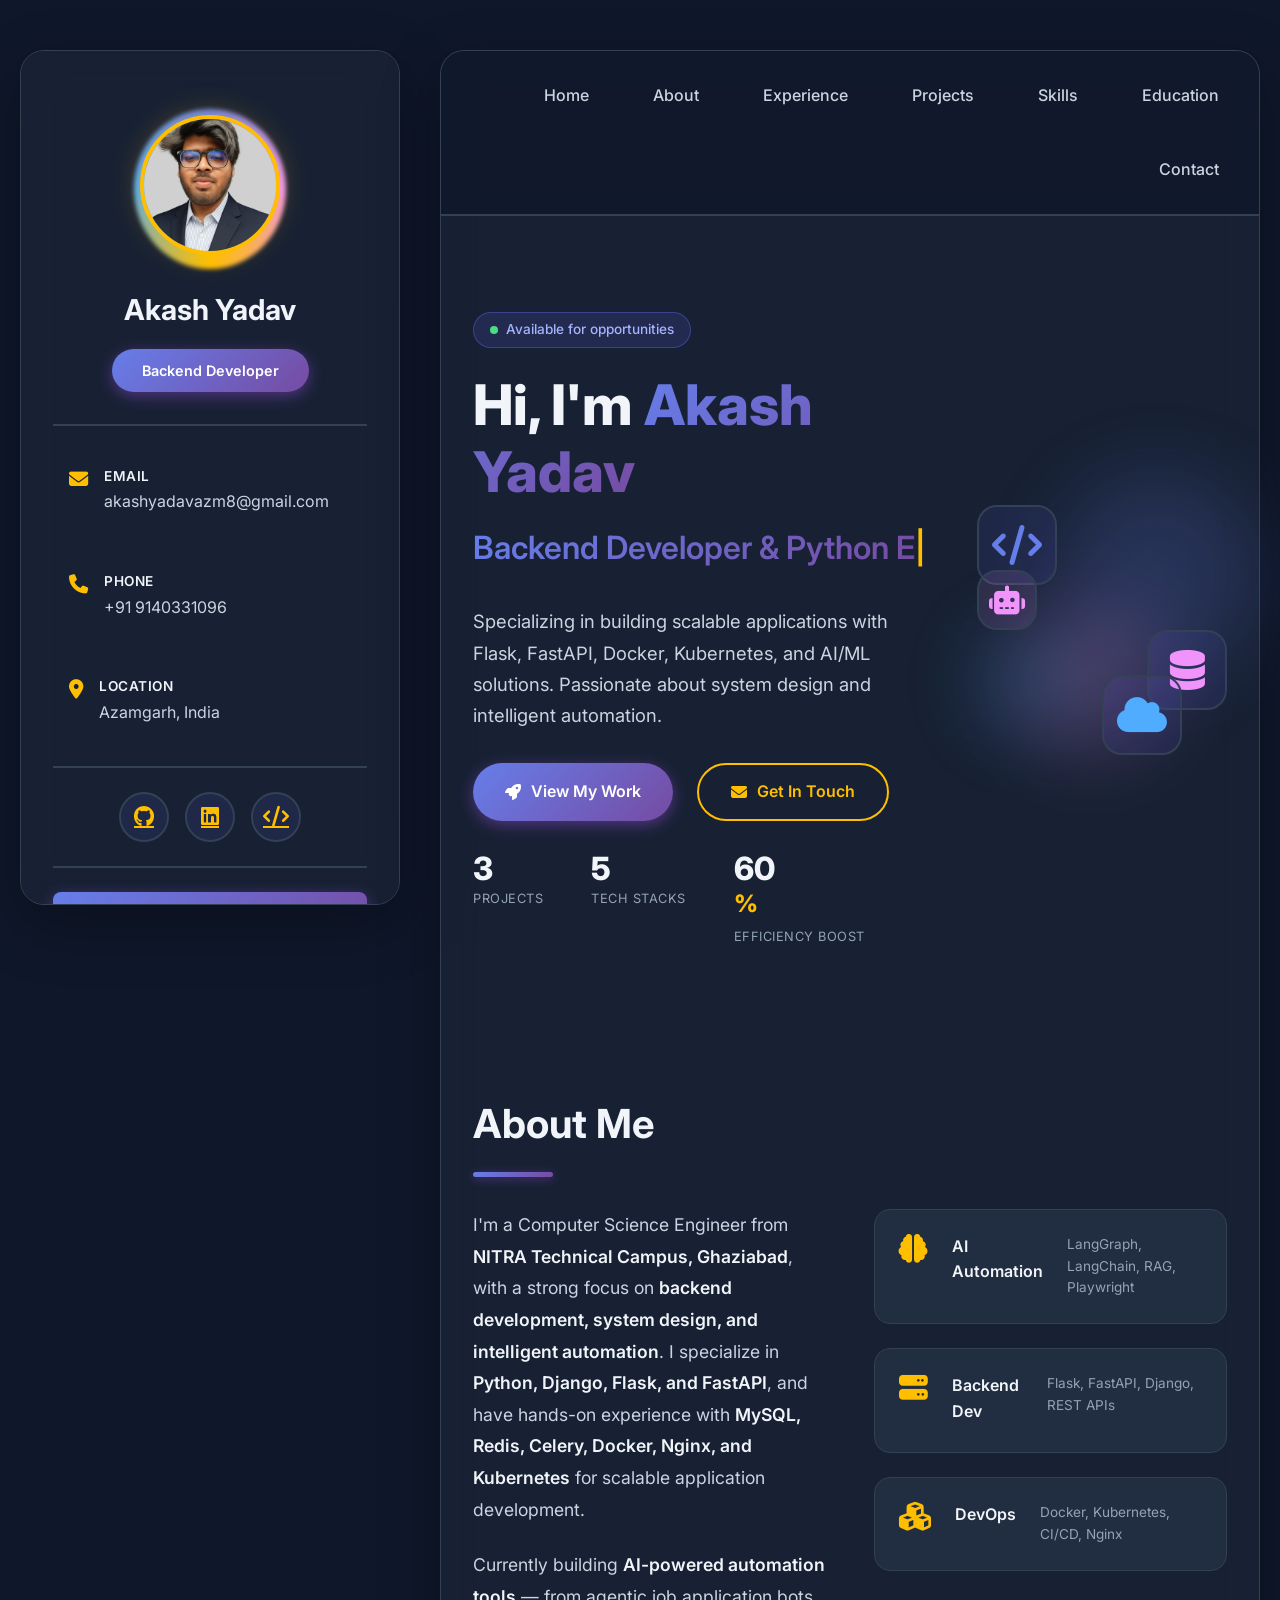
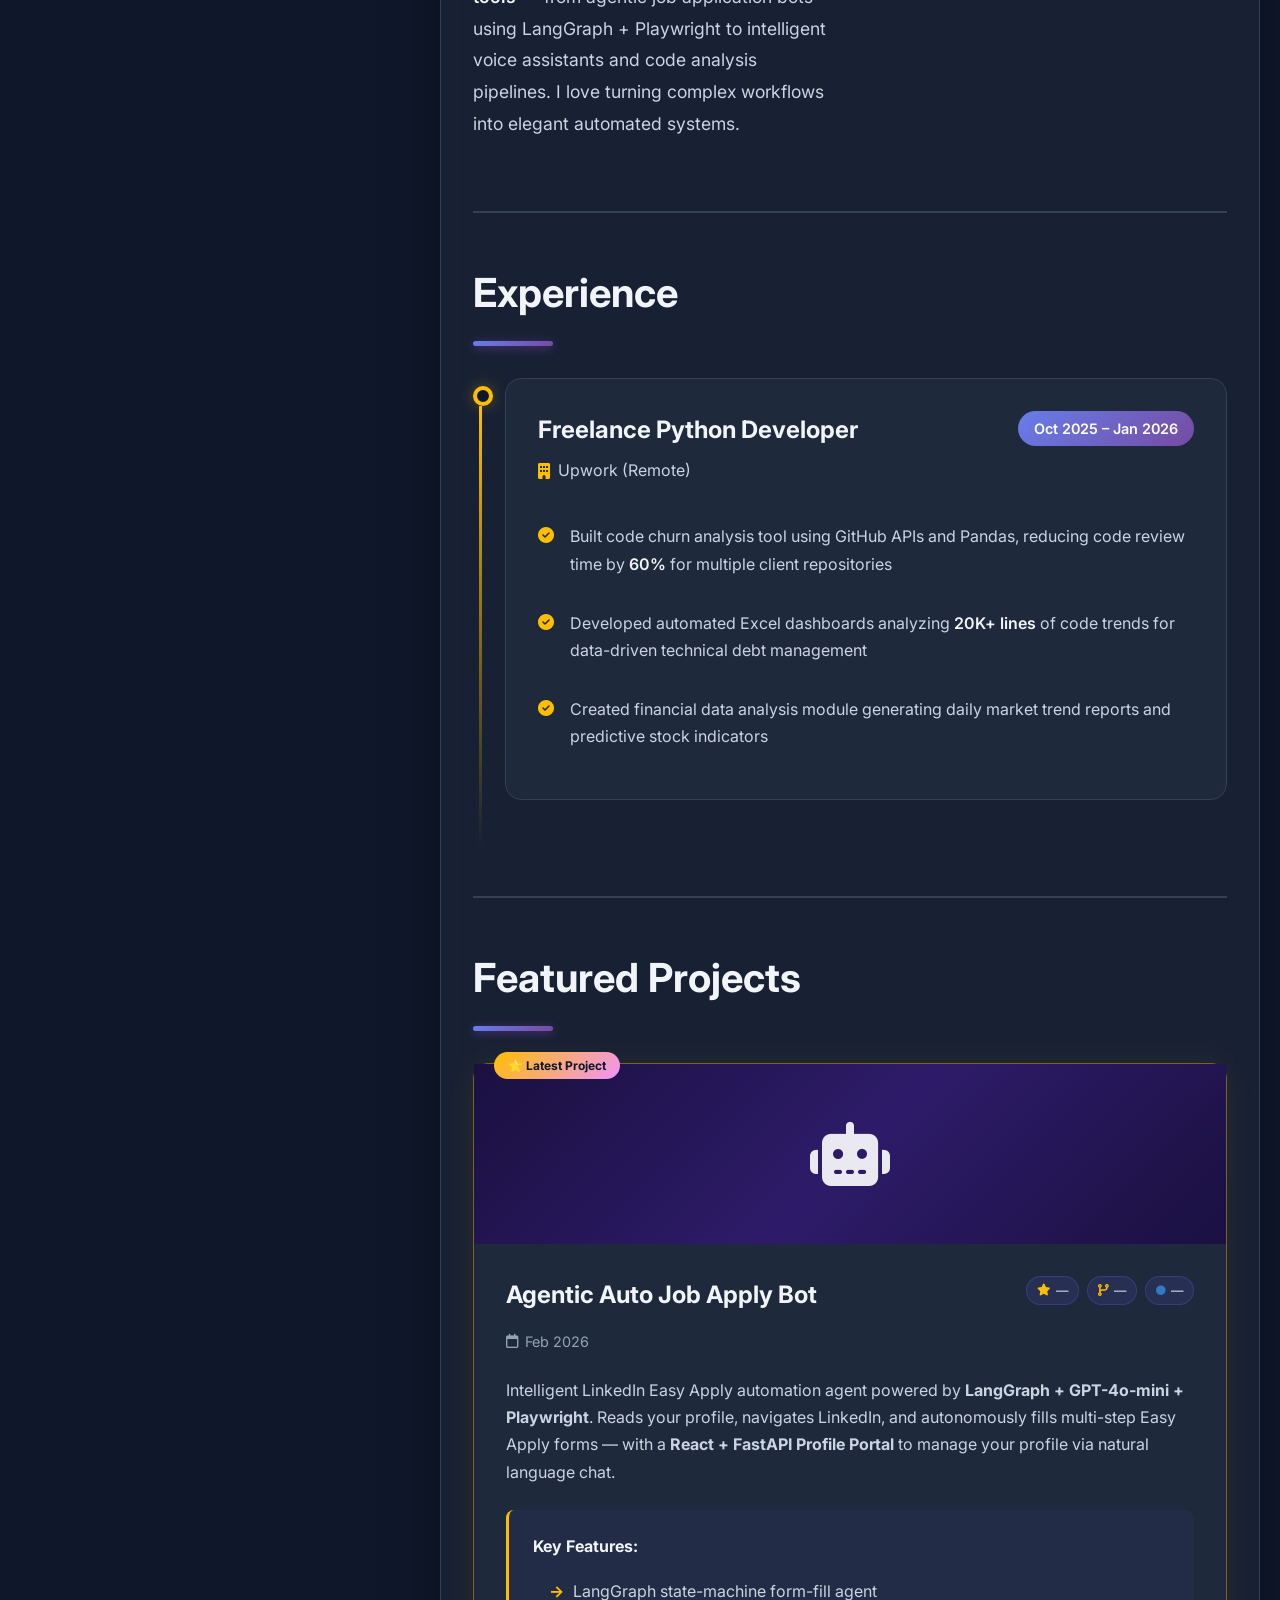
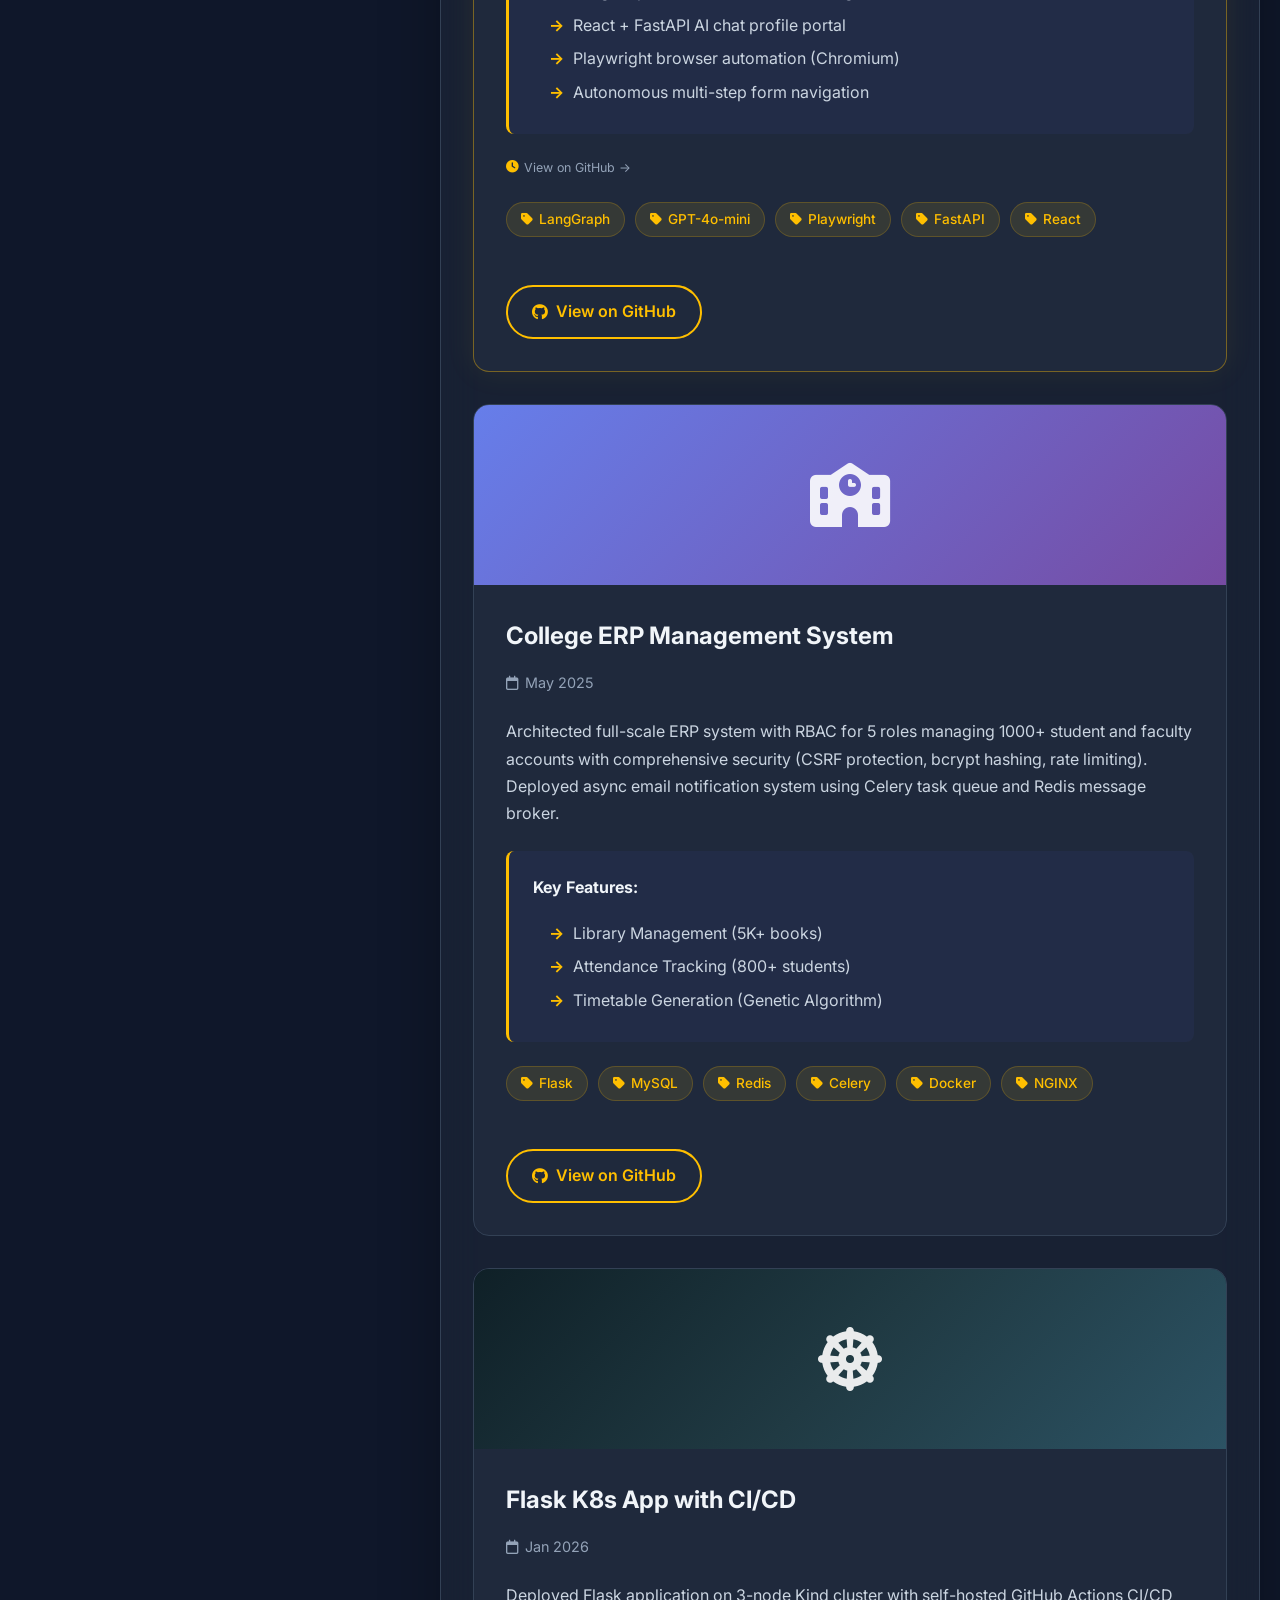
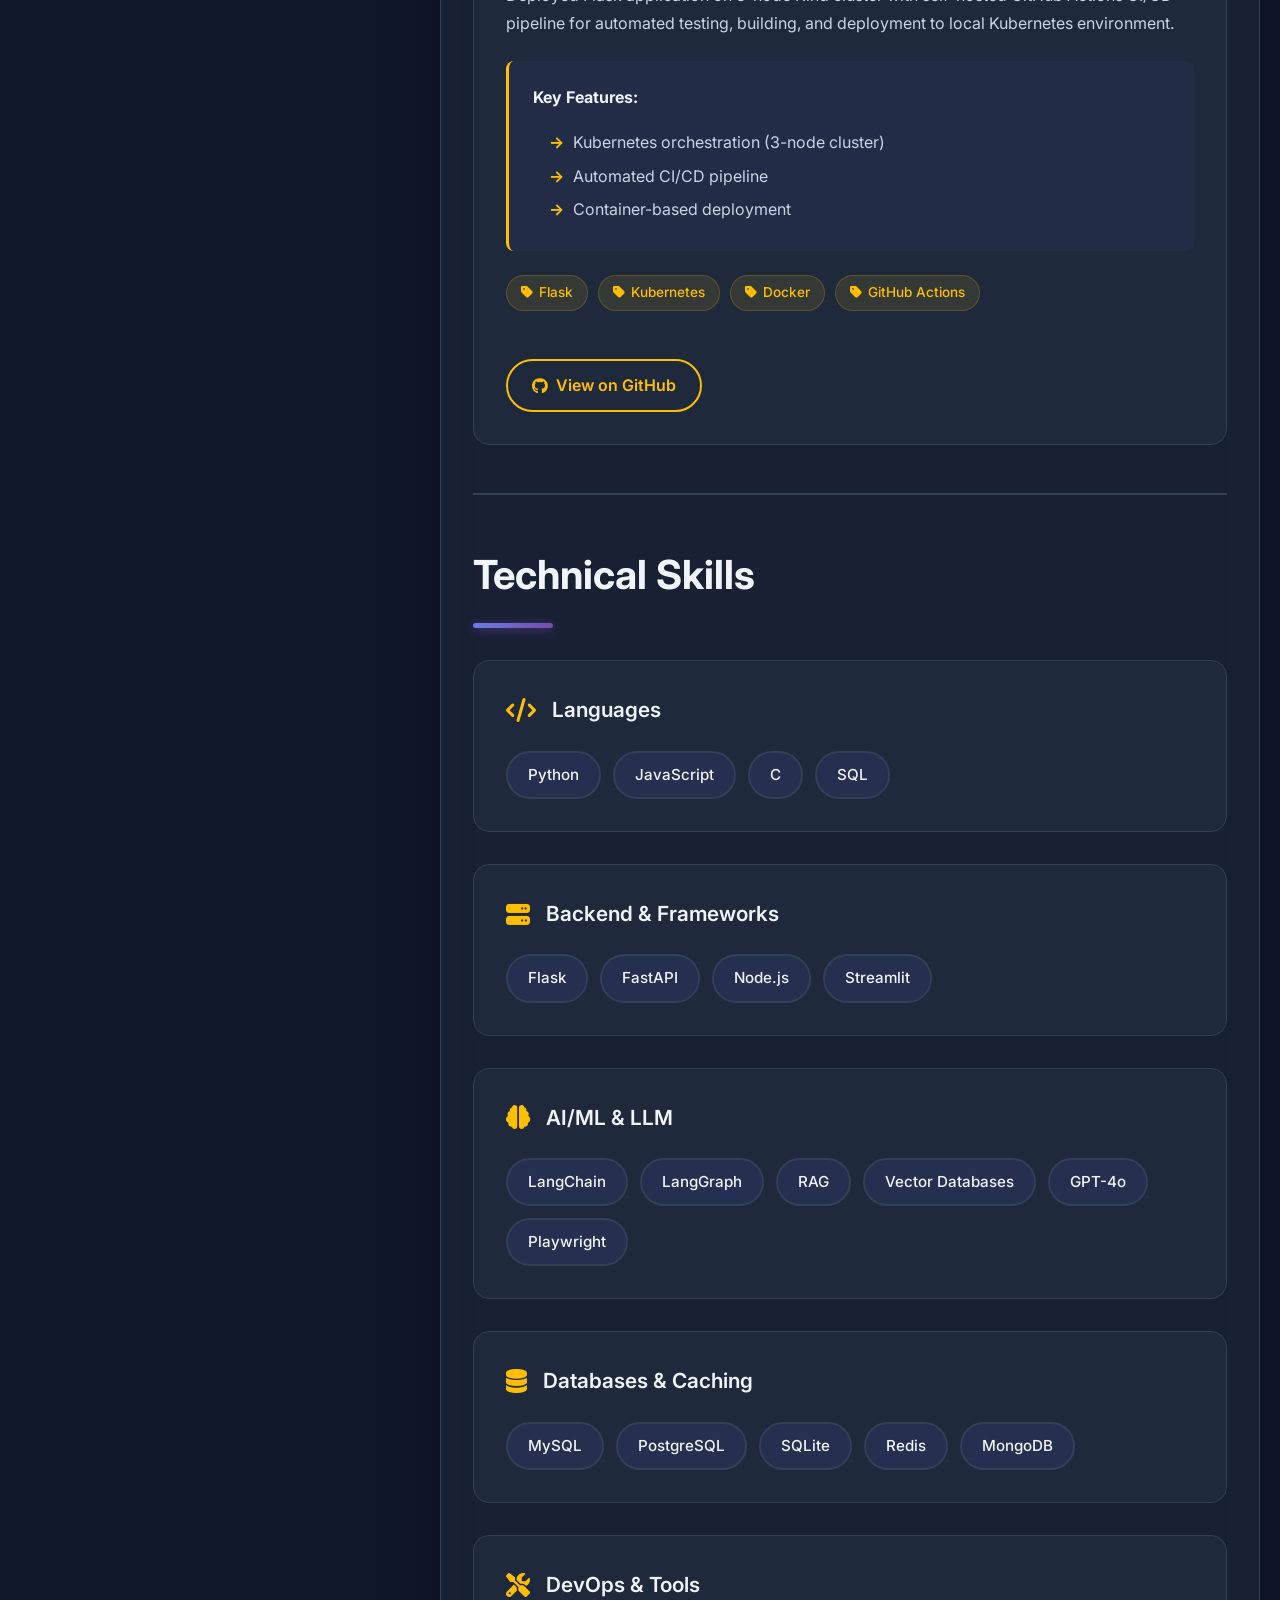
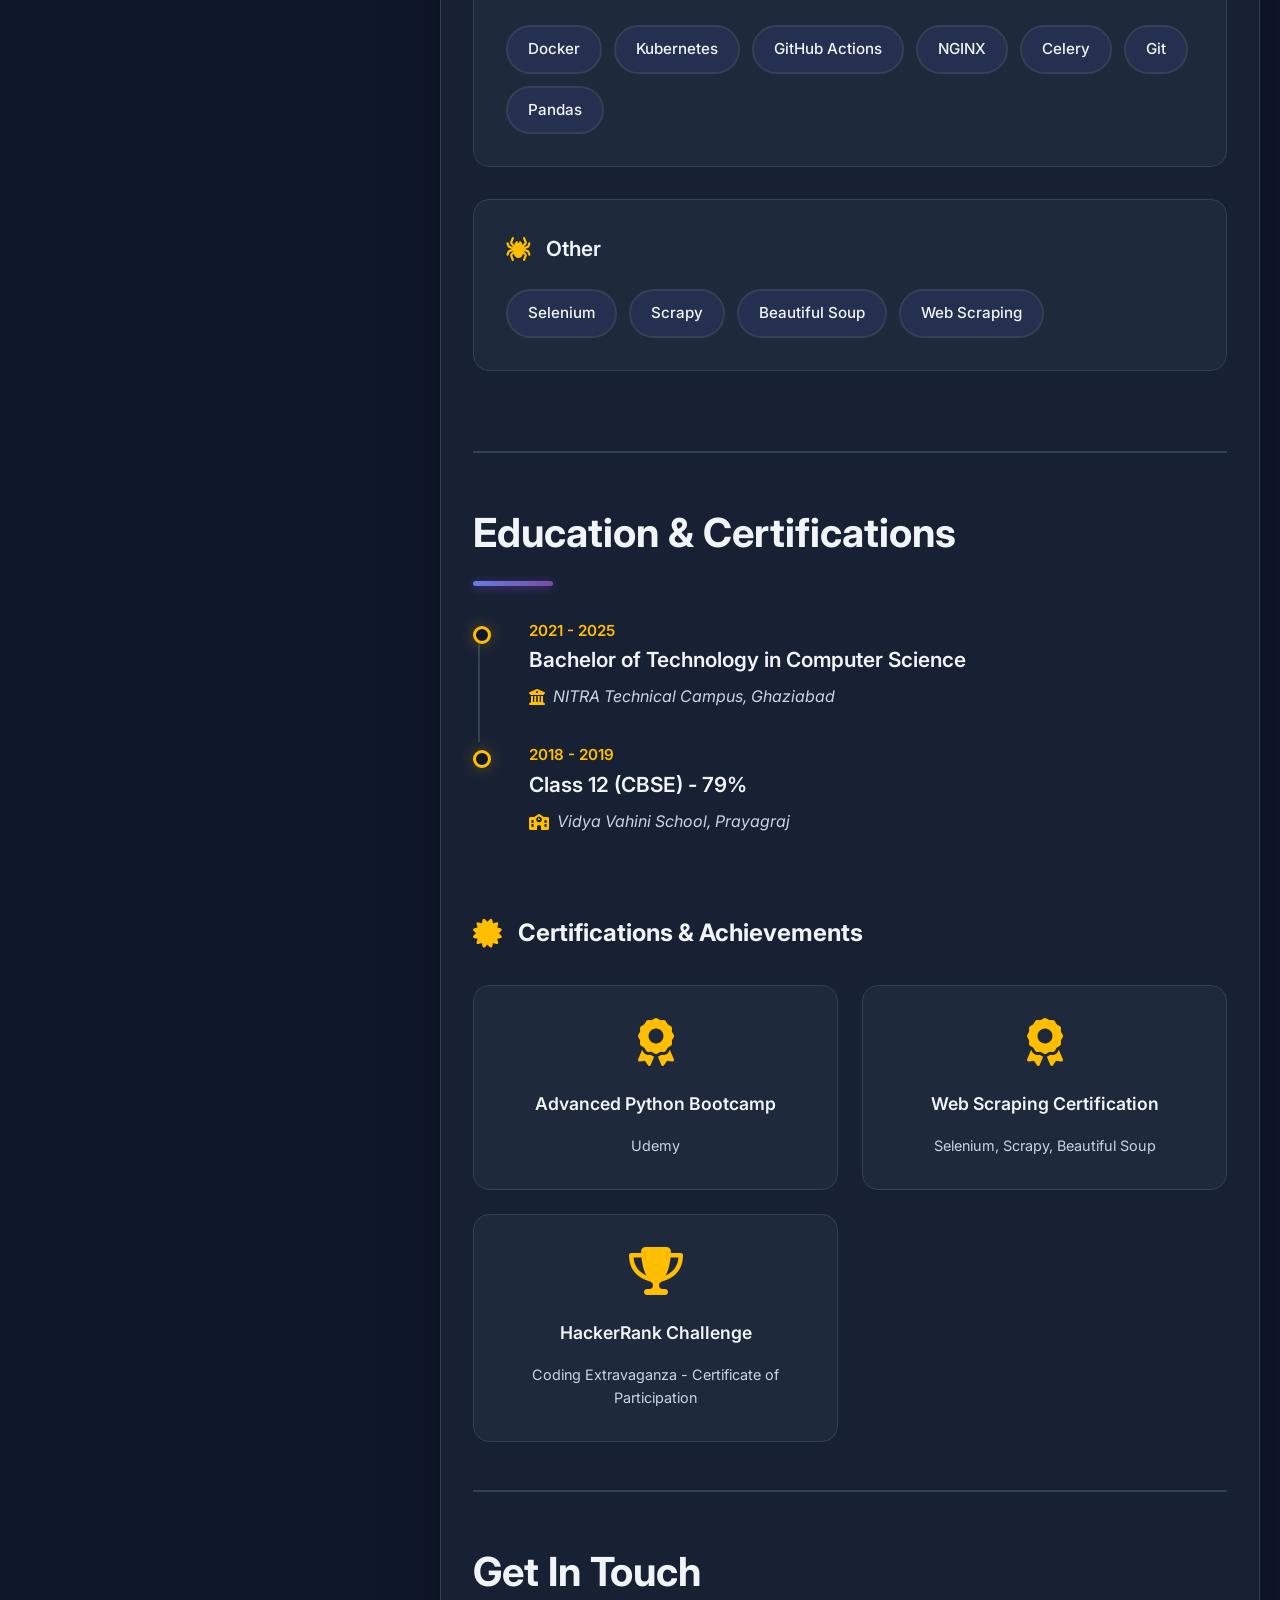
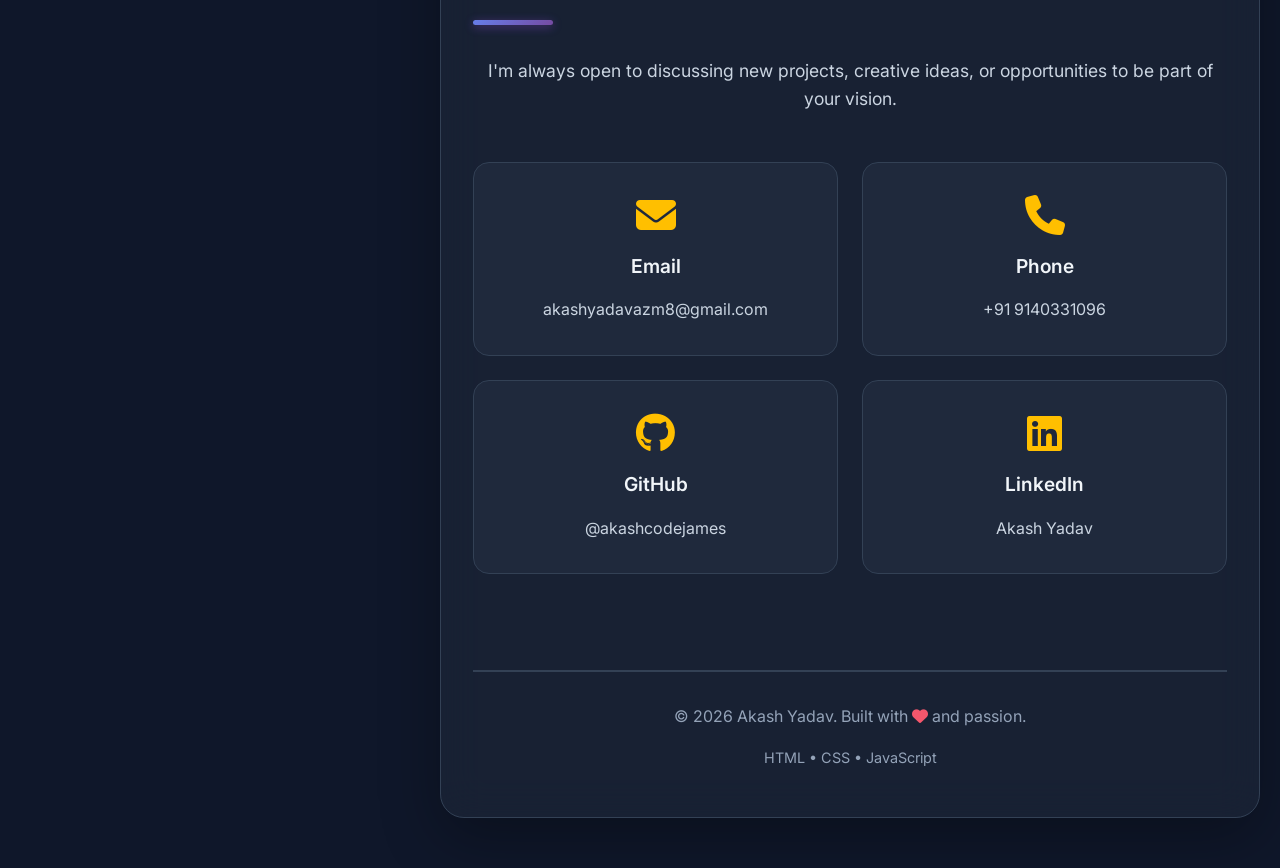
<file: index.html>
<!DOCTYPE html>
<html lang="en">

<head>
    <meta charset="UTF-8" />
    <meta name="viewport" content="width=device-width, initial-scale=1.0" />
    <meta name="description" content="Akash Yadav - Backend Developer & Python Engineer specializing in Flask, FastAPI, Docker, Kubernetes, and AI/ML solutions" />
    <meta name="keywords" content="Backend Developer, Python Engineer, Flask, FastAPI, Docker, Kubernetes, LangChain, AI/ML" />
    <meta name="author" content="Akash Yadav" />
    <title>Akash Yadav - Backend Developer & Python Engineer</title>

    <!-- Google Fonts -->
    <link rel="preconnect" href="https://fonts.googleapis.com">
    <link rel="preconnect" href="https://fonts.gstatic.com" crossorigin>
    <link href="https://fonts.googleapis.com/css2?family=Inter:wght@300;400;500;600;700&family=Fira+Code:wght@400;500&display=swap" rel="stylesheet">
    
    <!-- Font Awesome -->
    <link rel="stylesheet" href="https://cdnjs.cloudflare.com/ajax/libs/font-awesome/6.5.1/css/all.min.css">
    
    <!-- CSS -->
    <link rel="stylesheet" href="style.css" />
    
    <!-- Favicon -->
    <link rel="icon" type="image/png" href="favicon.png" />
</head>

<body>
    <!-- Scroll Progress Bar -->
    <div id="scroll-progress"></div>

    <!-- Mobile Overlay -->
    <div class="sidebar-overlay" id="sidebarOverlay"></div>

    <div class="main-container">
        <!-- Mobile Header -->
        <header class="mobile-header">
            <div class="mobile-logo">
                <span class="gradient-text">Akash Yadav</span>
            </div>
            <button class="hamburger" id="hamburgerBtn" aria-label="Toggle menu">
                <span></span><span></span><span></span>
            </button>
        </header>

        <!-- Sidebar -->
        <div class="sidebar" id="sidebar">
            <button class="sidebar-close" id="sidebarClose" aria-label="Close menu">
                <i class="fas fa-times"></i>
            </button>
            <div class="profile">
                <div class="profile-img-wrapper">
                    <img src="akash.jpg" alt="Akash Yadav - Backend Developer" />
                    <div class="profile-ring"></div>
                </div>
                <h2>Akash Yadav</h2>
                <p>Backend Developer</p>
            </div>

            <div class="contact">
                <div class="contact-item">
                    <i class="fas fa-envelope"></i>
                    <div>
                        <h3 class="label">Email</h3>
                        <a href="mailto:akashyadavazm8@gmail.com" class="value">akashyadavazm8@gmail.com</a>
                    </div>
                </div>
                <div class="contact-item">
                    <i class="fas fa-phone"></i>
                    <div>
                        <h3 class="label">Phone</h3>
                        <a href="tel:+919140331096" class="value">+91 9140331096</a>
                    </div>
                </div>
                <div class="contact-item">
                    <i class="fas fa-map-marker-alt"></i>
                    <div>
                        <h3 class="label">Location</h3>
                        <p class="value">Azamgarh, India</p>
                    </div>
                </div>
            </div>

            <div class="social">
                <a href="https://github.com/akashcodejames" target="_blank" aria-label="GitHub" title="GitHub">
                    <i class="fab fa-github"></i>
                </a>
                <a href="https://www.linkedin.com/in/akash-yadav-46796a363/" target="_blank" aria-label="LinkedIn" title="LinkedIn">
                    <i class="fab fa-linkedin"></i>
                </a>
                <a href="https://leetcode.com/u/AkAsH_Ydv/" target="_blank" aria-label="LeetCode" title="LeetCode">
                    <i class="fas fa-code"></i>
                </a>
            </div>

            <div class="resume-download">
                <a href="akash_resume.pdf" download class="btn-download">
                    <i class="fas fa-download"></i> Download Resume
                </a>
            </div>
        </div>

        <!-- Main Content -->
        <div class="main-content">
            <!-- Navigation -->
            <nav id="navigation">
                <a href="#hero" class="nav-link active">Home</a>
                <a href="#about" class="nav-link">About</a>
                <a href="#experience" class="nav-link">Experience</a>
                <a href="#projects" class="nav-link">Projects</a>
                <a href="#skills" class="nav-link">Skills</a>
                <a href="#education" class="nav-link">Education</a>
                <a href="#contact" class="nav-link">Contact</a>
            </nav>

            <!-- Hero Section -->
            <section id="hero" class="hero fade-in">
                <div class="hero-content">
                    <div class="hero-badge">
                        <span class="badge-dot"></span>
                        Available for opportunities
                    </div>
                    <h1 class="hero-title">
                        Hi, I'm <span class="gradient-text">Akash Yadav</span>
                    </h1>
                    <h2 class="hero-subtitle">
                        <span class="typing-text"></span><span class="cursor">|</span>
                    </h2>
                    <p class="hero-description">
                        Specializing in building scalable applications with Flask, FastAPI, Docker, Kubernetes, 
                        and AI/ML solutions. Passionate about system design and intelligent automation.
                    </p>
                    <div class="hero-buttons">
                        <a href="#projects" class="btn btn-primary">
                            <i class="fas fa-rocket"></i> View My Work
                        </a>
                        <a href="#contact" class="btn btn-secondary">
                            <i class="fas fa-envelope"></i> Get In Touch
                        </a>
                    </div>
                    <div class="hero-stats">
                        <div class="hero-stat">
                            <span class="stat-number" data-target="3">0</span>
                            <span class="stat-label">Projects</span>
                        </div>
                        <div class="hero-stat">
                            <span class="stat-number" data-target="5">0</span>
                            <span class="stat-label">Tech Stacks</span>
                        </div>
                        <div class="hero-stat">
                            <span class="stat-number" data-target="60">0</span><span class="stat-suffix">%</span>
                            <span class="stat-label">Efficiency Boost</span>
                        </div>
                    </div>
                </div>
                <div class="hero-animation">
                    <div class="orb orb-1"></div>
                    <div class="orb orb-2"></div>
                    <div class="orb orb-3"></div>
                    <div class="floating-code">
                        <i class="fas fa-code"></i>
                    </div>
                    <div class="floating-database">
                        <i class="fas fa-database"></i>
                    </div>
                    <div class="floating-cloud">
                        <i class="fas fa-cloud"></i>
                    </div>
                    <div class="floating-robot">
                        <i class="fas fa-robot"></i>
                    </div>
                </div>
            </section>

            <!-- About Section -->
            <section id="about" class="about fade-in">
                <h2 class="heading">About Me</h2>
                <div class="line"></div>
                <div class="about-grid">
                    <div class="about-text">
                        <p class="content">
                            I'm a Computer Science Engineer from <strong>NITRA Technical Campus, Ghaziabad</strong>, with a strong 
                            focus on <strong>backend development, system design, and intelligent automation</strong>. I specialize in 
                            <strong>Python, Django, Flask, and FastAPI</strong>, and have hands-on experience with 
                            <strong>MySQL, Redis, Celery, Docker, Nginx, and Kubernetes</strong> for scalable application development.
                        </p>
                        <p class="content">
                            Currently building <strong>AI-powered automation tools</strong> — from agentic job application bots using 
                            LangGraph + Playwright to intelligent voice assistants and code analysis pipelines. I love turning 
                            complex workflows into elegant automated systems.
                        </p>
                    </div>
                    <div class="about-cards">
                        <div class="about-card">
                            <i class="fas fa-brain"></i>
                            <h4>AI Automation</h4>
                            <p>LangGraph, LangChain, RAG, Playwright</p>
                        </div>
                        <div class="about-card">
                            <i class="fas fa-server"></i>
                            <h4>Backend Dev</h4>
                            <p>Flask, FastAPI, Django, REST APIs</p>
                        </div>
                        <div class="about-card">
                            <i class="fas fa-cubes"></i>
                            <h4>DevOps</h4>
                            <p>Docker, Kubernetes, CI/CD, Nginx</p>
                        </div>
                    </div>
                </div>
            </section>

            <!-- Experience Section -->
            <section id="experience" class="experience fade-in">
                <h2 class="heading">Experience</h2>
                <div class="line"></div>
                
                <div class="timeline">
                    <div class="timeline-item">
                        <div class="timeline-marker"></div>
                        <div class="timeline-content">
                            <div class="timeline-header">
                                <div>
                                    <h3 class="job-title">Freelance Python Developer</h3>
                                    <p class="company">
                                        <i class="fas fa-building"></i> Upwork (Remote)
                                    </p>
                                </div>
                                <span class="duration">Oct 2025 – Jan 2026</span>
                            </div>
                            <ul class="achievements">
                                <li>
                                    <i class="fas fa-check-circle"></i>
                                    <span>Built code churn analysis tool using GitHub APIs and Pandas, reducing code review time by <strong>60%</strong> for multiple client repositories</span>
                                </li>
                                <li>
                                    <i class="fas fa-check-circle"></i>
                                    <span>Developed automated Excel dashboards analyzing <strong>20K+ lines</strong> of code trends for data-driven technical debt management</span>
                                </li>
                                <li>
                                    <i class="fas fa-check-circle"></i>
                                    <span>Created financial data analysis module generating daily market trend reports and predictive stock indicators</span>
                                </li>
                            </ul>
                        </div>
                    </div>
                </div>
            </section>

            <!-- Projects Section -->
            <section id="projects" class="projects fade-in">
                <h2 class="heading">Featured Projects</h2>
                <div class="line"></div>

                <div class="project-container">
                    <!-- Project 1: Agentic Job Apply (FEATURED) -->
                    <div class="project project-featured" id="project-agentic">
                        <div class="project-badge">⭐ Latest Project</div>
                        <div class="project-image project-image-agentic">
                            <i class="fas fa-robot project-icon"></i>
                            <div class="project-image-bg"></div>
                        </div>
                        <div class="card">
                            <div class="project-header">
                                <h3>Agentic Auto Job Apply Bot</h3>
                                <!-- Live GitHub Stats fetched via JS -->
                                <div class="github-stats" id="agentic-github-stats">
                                    <span class="gh-stat loading" id="gh-stars">
                                        <i class="fas fa-star"></i> <span>—</span>
                                    </span>
                                    <span class="gh-stat loading" id="gh-forks">
                                        <i class="fas fa-code-branch"></i> <span>—</span>
                                    </span>
                                    <span class="gh-stat loading" id="gh-lang">
                                        <i class="fas fa-circle lang-dot"></i> <span>—</span>
                                    </span>
                                </div>
                            </div>
                            <p class="project-date"><i class="far fa-calendar"></i> Feb 2026</p>
                            <p class="project-description">
                                Intelligent LinkedIn Easy Apply automation agent powered by <strong>LangGraph + GPT-4o-mini + Playwright</strong>.
                                Reads your profile, navigates LinkedIn, and autonomously fills multi-step Easy Apply forms —
                                with a <strong>React + FastAPI Profile Portal</strong> to manage your profile via natural language chat.
                            </p>
                            <div class="project-features">
                                <p><strong>Key Features:</strong></p>
                                <ul>
                                    <li>LangGraph state-machine form-fill agent</li>
                                    <li>React + FastAPI AI chat profile portal</li>
                                    <li>Playwright browser automation (Chromium)</li>
                                    <li>Autonomous multi-step form navigation</li>
                                </ul>
                            </div>
                            <!-- Live last updated from GitHub API -->
                            <div class="gh-last-updated" id="gh-updated">
                                <i class="fas fa-clock"></i> <span>Fetching last update…</span>
                            </div>
                            <div class="tech-tags">
                                <span><i class="fas fa-tag"></i> LangGraph</span>
                                <span><i class="fas fa-tag"></i> GPT-4o-mini</span>
                                <span><i class="fas fa-tag"></i> Playwright</span>
                                <span><i class="fas fa-tag"></i> FastAPI</span>
                                <span><i class="fas fa-tag"></i> React</span>
                            </div>
                            <a href="https://github.com/akashcodejames/Agentic_Job_Apply" target="_blank" class="btn-project">
                                <i class="fab fa-github"></i> View on GitHub
                            </a>
                        </div>
                    </div>

                    <!-- Project 2: College ERP -->
                    <div class="project">
                        <div class="project-image">
                            <i class="fas fa-school project-icon"></i>
                        </div>
                        <div class="card">
                            <h3>College ERP Management System</h3>
                            <p class="project-date"><i class="far fa-calendar"></i> May 2025</p>
                            <p class="project-description">
                                Architected full-scale ERP system with RBAC for 5 roles managing 1000+ student and faculty 
                                accounts with comprehensive security (CSRF protection, bcrypt hashing, rate limiting). 
                                Deployed async email notification system using Celery task queue and Redis message broker.
                            </p>
                            <div class="project-features">
                                <p><strong>Key Features:</strong></p>
                                <ul>
                                    <li>Library Management (5K+ books)</li>
                                    <li>Attendance Tracking (800+ students)</li>
                                    <li>Timetable Generation (Genetic Algorithm)</li>
                                </ul>
                            </div>
                            <div class="tech-tags">
                                <span><i class="fas fa-tag"></i> Flask</span>
                                <span><i class="fas fa-tag"></i> MySQL</span>
                                <span><i class="fas fa-tag"></i> Redis</span>
                                <span><i class="fas fa-tag"></i> Celery</span>
                                <span><i class="fas fa-tag"></i> Docker</span>
                                <span><i class="fas fa-tag"></i> NGINX</span>
                            </div>
                            <a href="https://github.com/akashcodejames/Final_Dockerised_ERP_Project" target="_blank" class="btn-project">
                                <i class="fab fa-github"></i> View on GitHub
                            </a>
                        </div>
                    </div>

                    <!-- Project 3: Flask K8s App -->
                    <div class="project">
                        <div class="project-image project-image-k8s">
                            <i class="fas fa-dharmachakra project-icon"></i>
                        </div>
                        <div class="card">
                            <h3>Flask K8s App with CI/CD</h3>
                            <p class="project-date"><i class="far fa-calendar"></i> Jan 2026</p>
                            <p class="project-description">
                                Deployed Flask application on 3-node Kind cluster with self-hosted GitHub Actions CI/CD 
                                pipeline for automated testing, building, and deployment to local Kubernetes environment.
                            </p>
                            <div class="project-features">
                                <p><strong>Key Features:</strong></p>
                                <ul>
                                    <li>Kubernetes orchestration (3-node cluster)</li>
                                    <li>Automated CI/CD pipeline</li>
                                    <li>Container-based deployment</li>
                                </ul>
                            </div>
                            <div class="tech-tags">
                                <span><i class="fas fa-tag"></i> Flask</span>
                                <span><i class="fas fa-tag"></i> Kubernetes</span>
                                <span><i class="fas fa-tag"></i> Docker</span>
                                <span><i class="fas fa-tag"></i> GitHub Actions</span>
                            </div>
                            <a href="https://github.com/akashcodejames/flask-k8s-app" target="_blank" class="btn-project">
                                <i class="fab fa-github"></i> View on GitHub
                            </a>
                        </div>
                    </div>
                </div>
            </section>

            <!-- Skills Section -->
            <section id="skills" class="skills fade-in">
                <h2 class="heading">Technical Skills</h2>
                <div class="line"></div>

                <div class="skills-category">
                    <h3 class="category-title"><i class="fas fa-code"></i> Languages</h3>
                    <div class="skill-tags">
                        <span class="skill-tag">Python</span>
                        <span class="skill-tag">JavaScript</span>
                        <span class="skill-tag">C</span>
                        <span class="skill-tag">SQL</span>
                    </div>
                </div>

                <div class="skills-category">
                    <h3 class="category-title"><i class="fas fa-server"></i> Backend & Frameworks</h3>
                    <div class="skill-tags">
                        <span class="skill-tag">Flask</span>
                        <span class="skill-tag">FastAPI</span>
                        <span class="skill-tag">Node.js</span>
                        <span class="skill-tag">Streamlit</span>
                    </div>
                </div>

                <div class="skills-category">
                    <h3 class="category-title"><i class="fas fa-brain"></i> AI/ML & LLM</h3>
                    <div class="skill-tags">
                        <span class="skill-tag">LangChain</span>
                        <span class="skill-tag">LangGraph</span>
                        <span class="skill-tag">RAG</span>
                        <span class="skill-tag">Vector Databases</span>
                        <span class="skill-tag">GPT-4o</span>
                        <span class="skill-tag">Playwright</span>
                    </div>
                </div>

                <div class="skills-category">
                    <h3 class="category-title"><i class="fas fa-database"></i> Databases & Caching</h3>
                    <div class="skill-tags">
                        <span class="skill-tag">MySQL</span>
                        <span class="skill-tag">PostgreSQL</span>
                        <span class="skill-tag">SQLite</span>
                        <span class="skill-tag">Redis</span>
                        <span class="skill-tag">MongoDB</span>
                    </div>
                </div>

                <div class="skills-category">
                    <h3 class="category-title"><i class="fas fa-tools"></i> DevOps & Tools</h3>
                    <div class="skill-tags">
                        <span class="skill-tag">Docker</span>
                        <span class="skill-tag">Kubernetes</span>
                        <span class="skill-tag">GitHub Actions</span>
                        <span class="skill-tag">NGINX</span>
                        <span class="skill-tag">Celery</span>
                        <span class="skill-tag">Git</span>
                        <span class="skill-tag">Pandas</span>
                    </div>
                </div>

                <div class="skills-category">
                    <h3 class="category-title"><i class="fas fa-spider"></i> Other</h3>
                    <div class="skill-tags">
                        <span class="skill-tag">Selenium</span>
                        <span class="skill-tag">Scrapy</span>
                        <span class="skill-tag">Beautiful Soup</span>
                        <span class="skill-tag">Web Scraping</span>
                    </div>
                </div>
            </section>

            <!-- Education Section -->
            <section id="education" class="education fade-in">
                <h2 class="heading">Education & Certifications</h2>
                <div class="line"></div>

                <div class="education-timeline">
                    <div class="edu-item">
                        <div class="edu-marker"></div>
                        <div class="edu-content">
                            <span class="year">2021 - 2025</span>
                            <h3 class="degree">Bachelor of Technology in Computer Science</h3>
                            <p class="college"><i class="fas fa-university"></i> NITRA Technical Campus, Ghaziabad</p>
                        </div>
                    </div>
                    <div class="edu-item">
                        <div class="edu-marker"></div>
                        <div class="edu-content">
                            <span class="year">2018 - 2019</span>
                            <h3 class="degree">Class 12 (CBSE) - 79%</h3>
                            <p class="college"><i class="fas fa-school"></i> Vidya Vahini School, Prayagraj</p>
                        </div>
                    </div>
                </div>

                <div class="certifications">
                    <h3 class="cert-heading"><i class="fas fa-certificate"></i> Certifications & Achievements</h3>
                    <div class="cert-grid">
                        <div class="cert-card">
                            <i class="fas fa-award"></i>
                            <h4>Advanced Python Bootcamp</h4>
                            <p>Udemy</p>
                        </div>
                        <div class="cert-card">
                            <i class="fas fa-award"></i>
                            <h4>Web Scraping Certification</h4>
                            <p>Selenium, Scrapy, Beautiful Soup</p>
                        </div>
                        <div class="cert-card">
                            <i class="fas fa-trophy"></i>
                            <h4>HackerRank Challenge</h4>
                            <p>Coding Extravaganza - Certificate of Participation</p>
                        </div>
                    </div>
                </div>
            </section>

            <!-- Contact Section -->
            <section id="contact" class="contact-section fade-in">
                <h2 class="heading">Get In Touch</h2>
                <div class="line"></div>
                <p class="contact-description">
                    I'm always open to discussing new projects, creative ideas, or opportunities to be part of your vision.
                </p>
                <div class="contact-grid">
                    <a href="mailto:akashyadavazm8@gmail.com" class="contact-card" id="contact-email">
                        <i class="fas fa-envelope"></i>
                        <h4>Email</h4>
                        <p>akashyadavazm8@gmail.com</p>
                    </a>
                    <a href="tel:+919140331096" class="contact-card" id="contact-phone">
                        <i class="fas fa-phone"></i>
                        <h4>Phone</h4>
                        <p>+91 9140331096</p>
                    </a>
                    <a href="https://github.com/akashcodejames" target="_blank" class="contact-card" id="contact-github">
                        <i class="fab fa-github"></i>
                        <h4>GitHub</h4>
                        <p>@akashcodejames</p>
                    </a>
                    <a href="https://www.linkedin.com/in/akash-yadav-46796a363/" target="_blank" class="contact-card" id="contact-linkedin">
                        <i class="fab fa-linkedin"></i>
                        <h4>LinkedIn</h4>
                        <p>Akash Yadav</p>
                    </a>
                </div>
            </section>

            <!-- Footer -->
            <footer class="footer">
                <p>&copy; 2026 Akash Yadav. Built with <i class="fas fa-heart"></i> and passion.</p>
                <p class="footer-tech">HTML • CSS • JavaScript</p>
            </footer>
        </div>
    </div>

    <script src="script.js"></script>
</body>

</html>
</file>
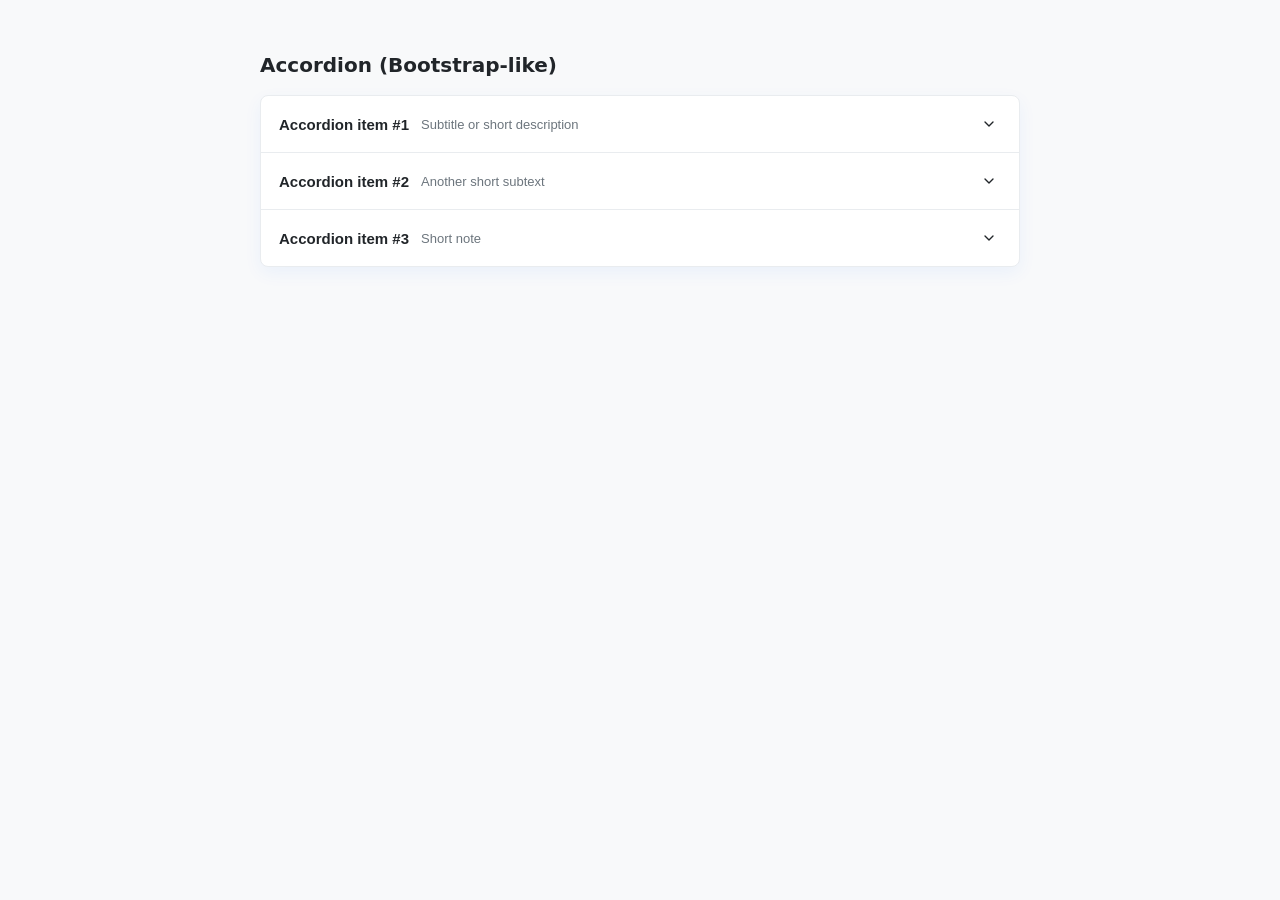
<file: accordio.html>
<!doctype html>
<html lang="en">
<head>
<meta charset="utf-8" />
<meta name="viewport" content="width=device-width,initial-scale=1" />
<title>Accordion (Bootstrap-like) — Pure HTML/CSS/JS</title>
<style>
  :root{
    --accent: #0d6efd;       /* primary color (bootstrap-like) */
    --bg: #fff;
    --muted: #6c757d;
    --border: #e9ecef;
    --radius: 8px;
    --shadow: 0 6px 18px rgba(13,110,253,0.06);
  }

  body{
    font-family: Inter, system-ui, -apple-system, "Segoe UI", Roboto, "Helvetica Neue", Arial;
    background: #f8f9fa;
    padding: 32px;
    color: #212529;
  }

  .container{
    max-width: 760px;
    margin: 0 auto;
  }

  h1{
    font-size: 20px;
    margin-bottom: 18px;
  }

  /* Accordion wrapper */
  .accordion{
    background: var(--bg);
    border-radius: var(--radius);
    box-shadow: var(--shadow);
    border: 1px solid var(--border);
    overflow: hidden;
  }

  /* Each item */
  .accordion-item + .accordion-item{
    border-top: 1px solid var(--border);
  }

  /* Header button */
  .accordion-header{
    display: block;
    width: 100%;
    text-align: left;
    padding: 16px 18px;
    font-weight: 600;
    font-size: 15px;
    background: transparent;
    border: 0;
    cursor: pointer;
    color: inherit;
    outline: none;
    display: flex;
    align-items: center;
    justify-content: space-between;
  }

  .accordion-header:hover{
    background: rgba(0,0,0,0.03);
  }

  .accordion-header:focus{
    box-shadow: 0 0 0 3px rgba(13,110,253,0.12);
  }

  .accordion-title{
    display: inline-flex;
    gap: 12px;
    align-items: center;
  }

  .accordion-sub{
    font-weight: 500;
    color: var(--muted);
    font-size: 13px;
  }

  /* chevron icon */
  .chev{
    width: 24px;
    height: 24px;
    display: inline-grid;
    place-items: center;
    transition: transform 0.25s ease;
  }

  .chev svg{
    width: 16px;
    height: 16px;
    display: block;
  }

  /* rotate when expanded */
  .accordion-item[aria-expanded="true"] .chev{
    transform: rotate(180deg);
  }

  /* Content area: will animate height via JS */
  .accordion-body{
    overflow: hidden;
    /* start collapsed with height 0 */
    height: 0;
    transition: height 320ms cubic-bezier(.2,.8,.2,1);
  }

  .accordion-inner{
    padding: 16px 18px;
    font-size: 14px;
    line-height: 1.5;
    color: #2c2c2c;
    background: linear-gradient(180deg, rgba(0,0,0,0.01), transparent);
  }

  /* small meta line */
  .meta{
    font-size: 13px;
    color: var(--muted);
    margin-top: 8px;
  }

  /* Responsive */
  @media (max-width:520px){
    .accordion-header{ padding: 14px; }
    .accordion-inner{ padding: 14px; }
  }
</style>
</head>
<body>
  <div class="container">
    <h1>Accordion (Bootstrap-like)</h1>

    <div class="accordion" id="demoAccordion">
      <div class="accordion-item" aria-expanded="false">
        <button class="accordion-header" aria-controls="acc1-body" aria-expanded="false" id="acc1-btn">
          <div class="accordion-title">
            <span>Accordion item #1</span>
            <span class="accordion-sub">Subtitle or short description</span>
          </div>
          <span class="chev" aria-hidden="true">
            <!-- chevron down -->
            <svg viewBox="0 0 24 24" fill="none" stroke="currentColor" stroke-width="2"
                 stroke-linecap="round" stroke-linejoin="round">
              <polyline points="6 9 12 15 18 9"></polyline>
            </svg>
          </span>
        </button>
        <div id="acc1-body" class="accordion-body" role="region" aria-labelledby="acc1-btn">
          <div class="accordion-inner">
            <p>This is the content of item 1. You can put any HTML here — text, images, lists, forms, etc.</p>
            <p class="meta">Last updated: 2 days ago</p>
          </div>
        </div>
      </div>

      <div class="accordion-item" aria-expanded="false">
        <button class="accordion-header" aria-controls="acc2-body" aria-expanded="false" id="acc2-btn">
          <div class="accordion-title">
            <span>Accordion item #2</span>
            <span class="accordion-sub">Another short subtext</span>
          </div>
          <span class="chev" aria-hidden="true">
            <svg viewBox="0 0 24 24" fill="none" stroke="currentColor" stroke-width="2"
                 stroke-linecap="round" stroke-linejoin="round">
              <polyline points="6 9 12 15 18 9"></polyline>
            </svg>
          </span>
        </button>
        <div id="acc2-body" class="accordion-body" role="region" aria-labelledby="acc2-btn">
          <div class="accordion-inner">
            <p>Content for item 2. This one demonstrates a longer paragraph to show height transition.</p>
            <ul>
              <li>Point A</li>
              <li>Point B</li>
            </ul>
          </div>
        </div>
      </div>

      <div class="accordion-item" aria-expanded="false">
        <button class="accordion-header" aria-controls="acc3-body" aria-expanded="false" id="acc3-btn">
          <div class="accordion-title">
            <span>Accordion item #3</span>
            <span class="accordion-sub">Short note</span>
          </div>
          <span class="chev" aria-hidden="true">
            <svg viewBox="0 0 24 24" fill="none" stroke="currentColor" stroke-width="2"
                 stroke-linecap="round" stroke-linejoin="round">
              <polyline points="6 9 12 15 18 9"></polyline>
            </svg>
          </span>
        </button>
        <div id="acc3-body" class="accordion-body" role="region" aria-labelledby="acc3-btn">
          <div class="accordion-inner">
            <p>Third item's content. Replace this with whatever you need.</p>
          </div>
        </div>
      </div>
    </div>
  </div>

<script>
/*
  Accordion behavior:
  - Only one panel open at a time (like bootstrap's default)
  - Smooth height transition using measured scrollHeight
  - Accessible: buttons toggle aria-expanded, content has role=region and aria-labelledby
  - Keyboard: buttons are native <button> so they handle Enter/Space automatically
*/

(function(){
  const accordion = document.getElementById('demoAccordion');
  const items = Array.from(accordion.querySelectorAll('.accordion-item'));

  // Helper: close an item (animated)
  function closeItem(item){
    const body = item.querySelector('.accordion-body');
    const btn = item.querySelector('.accordion-header');

    // set height to current computed to allow transition from current to 0
    body.style.height = body.scrollHeight + 'px';
    // force reflow to ensure the browser picks up the starting height
    void body.offsetHeight;
    // then set to 0 to animate closed
    body.style.height = '0px';

    item.setAttribute('aria-expanded', 'false');
    btn.setAttribute('aria-expanded', 'false');
  }

  // Helper: open an item (animated)
  function openItem(item){
    const body = item.querySelector('.accordion-body');
    const btn = item.querySelector('.accordion-header');

    // measure content height
    const full = body.scrollHeight;
    // set from 0 to measured height
    body.style.height = full + 'px';

    item.setAttribute('aria-expanded', 'true');
    btn.setAttribute('aria-expanded', 'true');

    // after transition finishes, remove fixed height so content can grow/shrink naturally
    const cleanup = () => {
      // only clear if still expanded (user might have toggled while animating)
      if (item.getAttribute('aria-expanded') === 'true'){
        body.style.height = 'auto';
      }
      body.removeEventListener('transitionend', cleanup);
    };
    body.addEventListener('transitionend', cleanup);
  }

  // Toggle handler for a button inside accordion-item
  function toggleItem(item){
    const expanded = item.getAttribute('aria-expanded') === 'true';
    if (expanded){
      closeItem(item);
    } else {
      // close others first (only-one-open behavior)
      items.forEach(i => {
        if (i !== item && i.getAttribute('aria-expanded') === 'true'){
          closeItem(i);
        }
      });
      // open this one
      openItem(item);
    }
  }

  // Attach click handlers to all header buttons
  items.forEach(item => {
    const btn = item.querySelector('.accordion-header');
    const body = item.querySelector('.accordion-body');

    // ensure body starts with height 0
    body.style.height = '0px';

    btn.addEventListener('click', (e) => {
      toggleItem(item);
    });

    // Optionally: close when clicking inside body on certain elements? (not here)

    // If the content is programmatically changed and the panel is open (height:auto),
    // we don't need to do anything. To support dynamic content insertion while open,
    // you could recalc height when necessary.
  });

  // Optional: open the first item by default (uncomment if you want)
  // openItem(items[0]);

  // Accessibility: allow Arrow Up/Down to move between headers (like Bootstrap)
  const headers = items.map(i => i.querySelector('.accordion-header'));
  headers.forEach((h, idx) => {
    h.addEventListener('keydown', (ev) => {
      if (ev.key === 'ArrowDown'){
        ev.preventDefault();
        headers[(idx + 1) % headers.length].focus();
      } else if (ev.key === 'ArrowUp'){
        ev.preventDefault();
        headers[(idx - 1 + headers.length) % headers.length].focus();
      } else if (ev.key === 'Home'){
        ev.preventDefault();
        headers[0].focus();
      } else if (ev.key === 'End'){
        ev.preventDefault();
        headers[headers.length - 1].focus();
      }
    });
  });
})();
</script>
</body>
</html>
</file>
<file: style.css>
/* ========================================
   Modern Portfolio CSS - Premium Design
   ======================================== */

/* Import Google Fonts */
@import url('https://fonts.googleapis.com/css2?family=Inter:wght@300;400;500;600;700&display=swap');

/* ========================================
   CSS Variables & Reset
   ======================================== */

:root {
  /* Color Palette */
  --primary-gradient: linear-gradient(135deg, #667eea 0%, #764ba2 100%);
  --secondary-gradient: linear-gradient(135deg, #f093fb 0%, #f5576c 100%);
  --accent-gradient: linear-gradient(135deg, #4facfe 0%, #00f2fe 100%);
  --gold: #ffbf00;
  --gold-glow: rgba(255, 191, 0, 0.3);
  
  /* Dark Theme Colors */
  --bg-primary: #0f172a;
  --bg-secondary: #1e293b;
  --bg-tertiary: #334155;
  --text-primary: #f1f5f9;
  --text-secondary: #cbd5e1;
  --text-muted: #94a3b8;
  
  /* Borders & Shadows */
  --border-color: #334155;
  --glow-blue: rgba(99, 102, 241, 0.4);
  --glow-purple: rgba(168, 85, 247, 0.4);
  
  /* Spacing */
  --spacing-xs: 8px;
  --spacing-sm: 16px;
  --spacing-md: 24px;
  --spacing-lg: 32px;
  --spacing-xl: 48px;
  
  /* Border Radius */
  --radius-sm: 8px;
  --radius-md: 16px;
  --radius-lg: 24px;
  
  /* Transitions */
  --transition-fast: 0.2s ease;
  --transition-normal: 0.3s ease;
  --transition-slow: 0.5s ease;
}

* {
  margin: 0;
  padding: 0;
  box-sizing: border-box;
}

html {
  scroll-behavior: smooth;
  overflow-x: hidden;
}

body {
  font-family: 'Inter', -apple-system, BlinkMacSystemFont, 'Segoe UI', sans-serif;
  background: var(--bg-primary);
  color: var(--text-secondary);
  line-height: 1.6;
  overflow-x: hidden;
}

/* ========================================
   Utility Classes
   ======================================== */

.gradient-text {
  background: var(--primary-gradient);
  -webkit-background-clip: text;
  -webkit-text-fill-color: transparent;
  background-clip: text;
}

.fade-in {
  opacity: 0;
  transform: translateY(30px);
  animation: fadeInUp 0.8s ease forwards;
}

@keyframes fadeInUp {
  to {
    opacity: 1;
    transform: translateY(0);
  }
}

/* ========================================
   Main Container Layout
   ======================================== */

.main-container {
  display: grid;
  max-width: 1400px;
  grid-template-columns: 380px 1fr;
  gap: 40px;
  padding: 50px 20px;
  margin: 0 auto;
}

/* ========================================
   Sidebar Styling
   ======================================== */

.sidebar {
  height: fit-content;
  max-height: 95vh;
  background: rgba(30, 41, 59, 0.6);
  backdrop-filter: blur(20px);
  border: 1px solid var(--border-color);
  border-radius: var(--radius-lg);
  padding: var(--spacing-lg);
  position: sticky;
  top: 30px;
  overflow-y: auto;
  box-shadow: 0 20px 60px rgba(0, 0, 0, 0.3);
}

/* Profile Section */
.profile {
  text-align: center;
  padding: var(--spacing-lg) 0;
  border-bottom: 2px solid var(--border-color);
  margin-bottom: var(--spacing-md);
}

.profile img {
  width: 140px;
  height: 140px;
  object-fit: cover;
  border-radius: 50%;
  border: 4px solid var(--gold);
  box-shadow: 0 0 30px var(--gold-glow);
  transition: transform var(--transition-normal), box-shadow var(--transition-normal);
}

.profile img:hover {
  transform: scale(1.1) rotate(5deg);
  box-shadow: 0 0 40px var(--gold-glow);
}

.profile h2 {
  font-size: 1.8rem;
  font-weight: 700;
  margin-top: var(--spacing-md);
  color: var(--text-primary);
}

.profile p {
  background: var(--primary-gradient);
  padding: 10px 30px;
  color: white;
  border-radius: 50px;
  font-size: 0.9rem;
  font-weight: 600;
  display: inline-block;
  margin-top: var(--spacing-sm);
  box-shadow: 0 4px 15px var(--glow-purple);
}

/* Contact Items */
.contact {
  margin-top: var(--spacing-md);
}

.contact-item {
  display: flex;
  align-items: flex-start;
  gap: var(--spacing-sm);
  margin-bottom: var(--spacing-md);
  padding: var(--spacing-sm);
  border-radius: var(--radius-sm);
  transition: background var(--transition-fast);
}

.contact-item:hover {
  background: rgba(99, 102, 241, 0.1);
}

.contact-item i {
  font-size: 1.2rem;
  color: var(--gold);
  margin-top: 4px;
}

.label {
  font-weight: 600;
  color: var(--text-primary);
  font-size: 0.85rem;
  text-transform: uppercase;
  letter-spacing: 0.5px;
  margin-bottom: 2px;
}

.value {
  color: var(--text-secondary);
  text-decoration: none;
  transition: color var(--transition-fast);
  word-break: break-word;
}

.value:hover {
  color: var(--gold);
}

/* Social Links */
.social {
  margin-top: var(--spacing-md);
  padding-top: var(--spacing-md);
  border-top: 2px solid var(--border-color);
  text-align: center;
  display: flex;
  justify-content: center;
  gap: var(--spacing-sm);
}

.social a {
  width: 50px;
  height: 50px;
  display: flex;
  align-items: center;
  justify-content: center;
  background: rgba(99, 102, 241, 0.1);
  border: 2px solid var(--border-color);
  border-radius: 50%;
  color: var(--gold);
  font-size: 1.3rem;
  transition: all var(--transition-normal);
}

.social a:hover {
  background: var(--primary-gradient);
  color: white;
  transform: translateY(-5px) scale(1.1);
  box-shadow: 0 10px 25px var(--glow-purple);
  border-color: transparent;
}

/* Resume Download Button */
.resume-download {
  margin-top: var(--spacing-md);
  padding-top: var(--spacing-md);
  border-top: 2px solid var(--border-color);
}

.btn-download {
  display: block;
  width: 100%;
  padding: var(--spacing-sm);
  background: var(--primary-gradient);
  color: white;
  text-decoration: none;
  text-align: center;
  border-radius: var(--radius-sm);
  font-weight: 600;
  transition: all var(--transition-normal);
  box-shadow: 0 4px 15px var(--glow-purple);
}

.btn-download:hover {
  transform: translateY(-2px);
  box-shadow: 0 8px 25px var(--glow-purple);
}

.btn-download i {
  margin-right: 8px;
}

/* ========================================
   Navigation
   ======================================== */

#navigation {
  position: sticky;
  top: 0;
  z-index: 100;
  background: rgba(15, 23, 42, 0.8);
  backdrop-filter: blur(20px);
  border-bottom: 2px solid var(--border-color);
  padding: var(--spacing-md);
  margin: calc(var(--spacing-lg) * -1) calc(var(--spacing-lg) * -1) var(--spacing-xl);
  border-radius: var(--radius-lg) var(--radius-lg) 0 0;
}

nav {
  display: flex;
  justify-content: flex-end;
  gap: var(--spacing-lg);
  flex-wrap: wrap;
}

.nav-link {
  text-decoration: none;
  color: var(--text-secondary);
  font-size: 1rem;
  font-weight: 500;
  padding: 8px 16px;
  border-radius: var(--radius-sm);
  transition: all var(--transition-fast);
  position: relative;
}

.nav-link::after {
  content: '';
  position: absolute;
  bottom: 0;
  left: 50%;
  transform: translateX(-50%);
  width: 0;
  height: 2px;
  background: var(--gold);
  transition: width var(--transition-normal);
}

.nav-link:hover,
.nav-link.active {
  color: var(--gold);
}

.nav-link:hover::after,
.nav-link.active::after {
  width: 80%;
}

/* ========================================
   Main Content Area
   ======================================== */

.main-content {
  background: rgba(30, 41, 59, 0.6);
  backdrop-filter: blur(20px);
  border: 1px solid var(--border-color);
  border-radius: var(--radius-lg);
  padding: var(--spacing-lg);
  box-shadow: 0 20px 60px rgba(0, 0, 0, 0.3);
}

/* Section Headings */
.heading {
  color: var(--text-primary);
  font-size: 2.5rem;
  font-weight: 700;
  margin-bottom: var(--spacing-sm);
}

.line {
  width: 80px;
  height: 5px;
  background: var(--primary-gradient);
  margin-bottom: var(--spacing-lg);
  border-radius: 10px;
  box-shadow: 0 2px 10px var(--glow-purple);
}

/* ========================================
   Hero Section
   ======================================== */

.hero {
  padding: var(--spacing-xl) 0;
  margin-bottom: var(--spacing-xl);
  display: grid;
  grid-template-columns: 1fr auto;
  gap: var(--spacing-xl);
  align-items: center;
  position: relative;
}

.hero-content {
  z-index: 2;
}

.hero-title {
  font-size: 3.5rem;
  font-weight: 800;
  color: var(--text-primary);
  margin-bottom: var(--spacing-sm);
  line-height: 1.2;
}

.hero-subtitle {
  font-size: 2rem;
  font-weight: 600;
  margin-bottom: var(--spacing-md);
  min-height: 60px;
}

.typing-text {
  background: var(--primary-gradient);
  -webkit-background-clip: text;
  -webkit-text-fill-color: transparent;
  background-clip: text;
}

.hero-description {
  font-size: 1.15rem;
  color: var(--text-secondary);
  margin-bottom: var(--spacing-lg);
  max-width: 600px;
  line-height: 1.7;
}

.hero-buttons {
  display: flex;
  gap: var(--spacing-md);
  flex-wrap: wrap;
}

.btn {
  padding: 14px 32px;
  border-radius: 50px;
  text-decoration: none;
  font-weight: 600;
  font-size: 1rem;
  transition: all var(--transition-normal);
  display: inline-flex;
  align-items: center;
  gap: 10px;
}

.btn-primary {
  background: var(--primary-gradient);
  color: white;
  box-shadow: 0 4px 15px var(--glow-purple);
}

.btn-primary:hover {
  transform: translateY(-3px);
  box-shadow: 0 8px 25px var(--glow-purple);
}

.btn-secondary {
  background: transparent;
  color: var(--gold);
  border: 2px solid var(--gold);
}

.btn-secondary:hover {
  background: var(--gold);
  color: var(--bg-primary);
  transform: translateY(-3px);
}

/* Hero Animations */
.hero-animation {
  position: relative;
  width: 250px;
  height: 250px;
}

.floating-code,
.floating-database,
.floating-cloud {
  position: absolute;
  width: 80px;
  height: 80px;
  display: flex;
  align-items: center;
  justify-content: center;
  background: rgba(99, 102, 241, 0.1);
  border: 2px solid var(--border-color);
  border-radius: 20px;
  font-size: 2.5rem;
  animation: float 3s ease-in-out infinite;
}

.floating-code {
  top: 0;
  left: 0;
  color: #667eea;
  animation-delay: 0s;
}

.floating-database {
  top: 50%;
  right: 0;
  color: #f093fb;
  animation-delay: 1s;
}

.floating-cloud {
  bottom: 0;
  left: 50%;
  color: #4facfe;
  animation-delay: 2s;
}

@keyframes float {
  0%, 100% {
    transform: translateY(0px);
  }
  50% {
    transform: translateY(-20px);
  }
}

/* ========================================
   About Section
   ======================================== */

.about {
  padding: var(--spacing-xl) 0;
  border-bottom: 2px solid var(--border-color);
}

.content {
  font-size: 1.1rem;
  color: var(--text-secondary);
  line-height: 1.8;
  margin-bottom: var(--spacing-md);
}

.content strong {
  color: var(--text-primary);
  font-weight: 600;
}

/* ========================================
   Experience Section
   ======================================== */

.experience {
  padding: var(--spacing-xl) 0;
  border-bottom: 2px solid var(--border-color);
}

.timeline {
  position: relative;
  padding-left: var(--spacing-lg);
}

.timeline-item {
  position: relative;
  padding-bottom: var(--spacing-xl);
}

.timeline-marker {
  position: absolute;
  left: calc(var(--spacing-lg) * -1);
  top: 8px;
  width: 20px;
  height: 20px;
  border: 4px solid var(--gold);
  border-radius: 50%;
  background: var(--bg-primary);
  box-shadow: 0 0 15px var(--gold-glow);
  z-index: 2;
}

.timeline-item::before {
  content: '';
  position: absolute;
  left: calc(var(--spacing-lg) * -1 + 6px);
  top: 28px;
  bottom: 0;
  width: 3px;
  background: linear-gradient(180deg, var(--gold) 0%, transparent 100%);
}

.timeline-content {
  background: rgba(51, 65, 85, 0.3);
  padding: var(--spacing-lg);
  border-radius: var(--radius-md);
  border: 1px solid var(--border-color);
  transition: all var(--transition-normal);
}

.timeline-content:hover {
  transform: translateX(10px);
  border-color: var(--gold);
  box-shadow: 0 10px 30px rgba(255, 191, 0, 0.2);
}

.timeline-header {
  display: flex;
  justify-content: space-between;
  align-items: flex-start;
  margin-bottom: var(--spacing-md);
  gap: var(--spacing-md);
  flex-wrap: wrap;
}

.job-title {
  font-size: 1.5rem;
  font-weight: 700;
  color: var(--text-primary);
  margin-bottom: var(--spacing-xs);
}

.company {
  color: var(--text-secondary);
  font-size: 1rem;
  display: flex;
  align-items: center;
  gap: 8px;
}

.company i {
  color: var(--gold);
}

.duration {
  background: var(--primary-gradient);
  color: white;
  padding: 6px 16px;
  border-radius: 20px;
  font-size: 0.9rem;
  font-weight: 600;
  white-space: nowrap;
}

.achievements {
  list-style: none;
}

.achievements li {
  padding: var(--spacing-sm) 0;
  color: var(--text-secondary);
  display: flex;
  gap: var(--spacing-sm);
  line-height: 1.7;
}

.achievements li i {
  color: var(--gold);
  margin-top: 4px;
  flex-shrink: 0;
}

.achievements li strong {
  color: var(--text-primary);
  font-weight: 600;
  white-space: nowrap;
}

.achievements li {
  text-align: left;
  hyphens: none;
}

/* ========================================
   Projects Section
   ======================================== */

.projects {
  padding: var(--spacing-xl) 0;
  border-bottom: 2px solid var(--border-color);
}

.project-container {
  display: grid;
  grid-template-columns: repeat(auto-fit, minmax(450px, 1fr));
  gap: var(--spacing-lg);
}

.project {
  background: rgba(51, 65, 85, 0.3);
  border: 1px solid var(--border-color);
  border-radius: var(--radius-md);
  overflow: hidden;
  transition: all var(--transition-normal);
}

.project:hover {
  transform: translateY(-4px) scale(1.02);
  border-color: var(--gold);
  box-shadow: 0 12px 30px var(--glow-blue);
}

.project-image {
  height: 180px;
  background: var(--primary-gradient);
  display: flex;
  align-items: center;
  justify-content: center;
  position: relative;
  overflow: hidden;
}

.project-icon {
  font-size: 4rem;
  color: white;
  opacity: 0.9;
  transition: transform var(--transition-normal);
}

.project:hover .project-icon {
  transform: scale(1.2) rotate(10deg);
}

.card {
  padding: var(--spacing-lg);
}

.card h3 {
  color: var(--text-primary);
  font-size: 1.5rem;
  font-weight: 700;
  margin-bottom: var(--spacing-sm);
}

.project-date {
  color: var(--text-muted);
  font-size: 0.9rem;
  margin-bottom: var(--spacing-md);
  display: flex;
  align-items: center;
  gap: 6px;
}

.project-description {
  color: var(--text-secondary);
  line-height: 1.7;
  margin-bottom: var(--spacing-md);
}

.project-features {
  margin: var(--spacing-md) 0;
  padding: var(--spacing-md);
  background: rgba(99, 102, 241, 0.05);
  border-left: 3px solid var(--gold);
  border-radius: var(--radius-sm);
}

.project-features p {
  color: var(--text-primary);
  font-weight: 600;
  margin-bottom: var(--spacing-sm);
}

.project-features ul {
  list-style: none;
  padding-left: var(--spacing-sm);
}

.project-features li {
  color: var(--text-secondary);
  padding: 4px 0;
  position: relative;
  padding-left: var(--spacing-md);
}

.project-features li::before {
  content: '→';
  position: absolute;
  left: 0;
  color: var(--gold);
  font-weight: bold;
}

.tech-tags {
  display: flex;
  flex-wrap: wrap;
  gap: 10px;
  margin: var(--spacing-md) 0;
}

.tech-tags span {
  background: rgba(255, 191, 0, 0.1);
  color: var(--gold);
  padding: 6px 14px;
  border-radius: 20px;
  font-size: 0.85rem;
  font-weight: 500;
  border: 1px solid rgba(255, 191, 0, 0.2);
  transition: all var(--transition-fast);
  display: flex;
  align-items: center;
  gap: 6px;
}

.tech-tags span:hover {
  background: var(--gold);
  color: var(--bg-primary);
  transform: translateY(-2px);
}

.btn-project {
  display: inline-flex;
  align-items: center;
  gap: 8px;
  padding: 12px 24px;
  background: transparent;
  color: var(--gold);
  border: 2px solid var(--gold);
  border-radius: 50px;
  text-decoration: none;
  font-weight: 600;
  margin-top: var(--spacing-md);
  transition: all var(--transition-normal);
}

.btn-project:hover {
  background: var(--gold);
  color: var(--bg-primary);
  transform: translateX(5px);
}

/* ========================================
   Skills Section
   ======================================== */

.skills {
  padding: var(--spacing-xl) 0;
  border-bottom: 2px solid var(--border-color);
}

.skills-category {
  margin-bottom: var(--spacing-lg);
  padding: var(--spacing-lg);
  background: rgba(51, 65, 85, 0.3);
  border-radius: var(--radius-md);
  border: 1px solid var(--border-color);
  transition: all var(--transition-normal);
}

.skills-category:hover {
  border-color: var(--gold);
  box-shadow: 0 10px 30px rgba(255, 191, 0, 0.1);
}

.category-title {
  color: var(--text-primary);
  font-size: 1.3rem;
  font-weight: 600;
  margin-bottom: var(--spacing-md);
  display: flex;
  align-items: center;
  gap: var(--spacing-sm);
}

.category-title i {
  color: var(--gold);
  font-size: 1.5rem;
}

.skill-tags {
  display: flex;
  flex-wrap: wrap;
  gap: 12px;
}

.skill-tag {
  background: rgba(99, 102, 241, 0.1);
  color: var(--text-primary);
  padding: 10px 20px;
  border-radius: 50px;
  font-size: 0.95rem;
  font-weight: 500;
  border: 2px solid var(--border-color);
  transition: all var(--transition-normal);
  cursor: default;
}

.skill-tag:hover {
  background: var(--primary-gradient);
  color: white;
  border-color: transparent;
  transform: translateY(-3px);
  box-shadow: 0 8px 20px var(--glow-purple);
}

/* ========================================
   Education Section
   ======================================== */

.education {
  padding: var(--spacing-xl) 0;
  border-bottom: 2px solid var(--border-color);
}

.education-timeline {
  position: relative;
  padding-left: var(--spacing-lg);
  margin-bottom: var(--spacing-xl);
}

.edu-item {
  position: relative;
  padding-bottom: var(--spacing-lg);
}

.edu-marker {
  position: absolute;
  left: calc(var(--spacing-lg) * -1);
  top: 8px;
  width: 18px;
  height: 18px;
  border: 3px solid var(--gold);
  border-radius: 50%;
  background: var(--bg-primary);
  box-shadow: 0 0 15px var(--gold-glow);
  z-index: 2;
}

.edu-item::before {
  content: '';
  position: absolute;
  left: calc(var(--spacing-lg) * -1 + 5px);
  top: 26px;
  bottom: 0;
  width: 2px;
  background: var(--border-color);
}

.edu-item:last-child::before {
  display: none;
}

.edu-content {
  padding-left: var(--spacing-md);
}

.year {
  color: var(--gold);
  font-size: 0.95rem;
  font-weight: 600;
  margin-bottom: var(--spacing-xs);
}

.degree {
  color: var(--text-primary);
  font-size: 1.3rem;
  font-weight: 600;
  margin-bottom: var(--spacing-xs);
}

.college {
  color: var(--text-secondary);
  font-style: italic;
  display: flex;
  align-items: center;
  gap: 8px;
}

.college i {
  color: var(--gold);
}

/* Certifications */
.certifications {
  margin-top: var(--spacing-xl);
}

.cert-heading {
  color: var(--text-primary);
  font-size: 1.5rem;
  font-weight: 700;
  margin-bottom: var(--spacing-lg);
  display: flex;
  align-items: center;
  gap: var(--spacing-sm);
}

.cert-heading i {
  color: var(--gold);
  font-size: 1.8rem;
}

.cert-grid {
  display: grid;
  grid-template-columns: repeat(auto-fit, minmax(250px, 1fr));
  gap: var(--spacing-md);
}

.cert-card {
  background: rgba(51, 65, 85, 0.3);
  padding: var(--spacing-lg);
  border-radius: var(--radius-md);
  border: 1px solid var(--border-color);
  text-align: center;
  transition: all var(--transition-normal);
}

.cert-card:hover {
  border-color: var(--gold);
  transform: translateY(-5px);
  box-shadow: 0 10px 30px rgba(255, 191, 0, 0.2);
}

.cert-card i {
  font-size: 3rem;
  color: var(--gold);
  margin-bottom: var(--spacing-md);
}

.cert-card h4 {
  color: var(--text-primary);
  font-size: 1.1rem;
  font-weight: 600;
  margin-bottom: var(--spacing-sm);
}

.cert-card p {
  color: var(--text-secondary);
  font-size: 0.9rem;
}

/* ========================================
   Contact Section
   ======================================== */

.contact-section {
  padding: var(--spacing-xl) 0;
}

.contact-description {
  font-size: 1.1rem;
  color: var(--text-secondary);
  margin-bottom: var(--spacing-xl);
  text-align: center;
}

.contact-grid {
  display: grid;
  grid-template-columns: repeat(auto-fit, minmax(240px, 1fr));
  gap: var(--spacing-md);
}

.contact-card {
  background: rgba(51, 65, 85, 0.3);
  padding: var(--spacing-lg);
  border-radius: var(--radius-md);
  border: 1px solid var(--border-color);
  text-align: center;
  text-decoration: none;
  transition: all var(--transition-normal);
  display: flex;
  flex-direction: column;
  align-items: center;
  gap: var(--spacing-sm);
}

.contact-card:hover {
  border-color: var(--gold);
  transform: translateY(-5px);
  box-shadow: 0 10px 30px var(--glow-blue);
}

.contact-card i {
  font-size: 2.5rem;
  color: var(--gold);
}

.contact-card h4 {
  color: var(--text-primary);
  font-size: 1.2rem;
  font-weight: 600;
}

.contact-card p {
  color: var(--text-secondary);
  word-break: break-word;
}

/* ========================================
   Footer
   ======================================== */

.footer {
  margin-top: var(--spacing-xl);
  padding-top: var(--spacing-lg);
  border-top: 2px solid var(--border-color);
  text-align: center;
  color: var(--text-muted);
}

.footer p {
  margin-bottom: var(--spacing-sm);
}

.footer i {
  color: #f5576c;
  animation: heartbeat 1.5s ease-in-out infinite;
}

@keyframes heartbeat {
  0%, 100% {
    transform: scale(1);
  }
  50% {
    transform: scale(1.2);
  }
}

.footer-tech {
  font-size: 0.9rem;
  color: var(--text-muted);
}

/* ========================================
   Responsive Design
   ======================================== */

@media (max-width: 1200px) {
  .main-container {
    grid-template-columns: 320px 1fr;
  }
  
  .hero-title {
    font-size: 3rem;
  }
}

@media (max-width: 968px) {
  .main-container {
    grid-template-columns: 1fr;
  }
  
  .sidebar {
    position: relative;
    top: 0;
    max-height: none;
  }
  
  .hero {
    grid-template-columns: 1fr;
    text-align: center;
  }
  
  .hero-content {
    order: 2;
  }
  
  .hero-animation {
    order: 1;
    margin: 0 auto var(--spacing-xl);
  }
  
  .hero-description {
    margin: 0 auto var(--spacing-lg);
  }
  
  .hero-buttons {
    justify-content: center;
  }
  
  .project-container {
    grid-template-columns: 1fr;
  }
  
  nav {
    justify-content: center;
  }
}

@media (max-width: 640px) {
  .hero-title {
    font-size: 2.2rem;
  }
  
  .hero-subtitle {
    font-size: 1.5rem;
  }
  
  .heading {
    font-size: 2rem;
  }
  
  .timeline-header {
    flex-direction: column;
  }
  
  .project-container {
    grid-template-columns: 1fr;
  }
  
  .cert-grid {
    grid-template-columns: 1fr;
  }
  
  .contact-grid {
    grid-template-columns: 1fr;
  }
  
  .hero-buttons {
    flex-direction: column;
    width: 100%;
  }
  
  .btn {
    width: 100%;
    justify-content: center;
  }
}

/* ========================================
   Scrollbar Styling
   ======================================== */

::-webkit-scrollbar {
  width: 10px;
}

::-webkit-scrollbar-track {
  background: var(--bg-primary);
}

::-webkit-scrollbar-thumb {
  background: var(--primary-gradient);
  border-radius: 10px;
}

::-webkit-scrollbar-thumb:hover {
  background: var(--secondary-gradient);
}

/* ========================================
   Print Styles
   ======================================== */

@media print {
  .sidebar,
  #navigation,
  .hero-animation,
  .btn,
  .social {
    display: none;
  }
  
  .main-container { grid-template-columns: 1fr; }
  * { background: white !important; color: black !important; }
}

/* ========================================
   Scroll Progress Bar
   ======================================== */
#scroll-progress {
  position: fixed; top: 0; left: 0; height: 3px; width: 0%;
  background: linear-gradient(90deg, #667eea, #f093fb, #ffbf00);
  z-index: 9999; transition: width 0.1s linear;
}

/* ========================================
   Mobile Header & Hamburger
   ======================================== */
.mobile-header {
  display: none; position: sticky; top: 0; z-index: 200;
  background: rgba(15,23,42,0.95); backdrop-filter: blur(20px);
  border-bottom: 1px solid var(--border-color);
  padding: 14px 20px; justify-content: space-between; align-items: center;
}
.mobile-logo { font-size: 1.3rem; font-weight: 700; }
.hamburger {
  background: none; border: none; cursor: pointer;
  display: flex; flex-direction: column; gap: 5px; padding: 4px;
}
.hamburger span {
  display: block; width: 26px; height: 2px; background: var(--gold);
  border-radius: 2px; transition: all 0.3s ease;
}
.hamburger.open span:nth-child(1) { transform: rotate(45deg) translate(5px,5px); }
.hamburger.open span:nth-child(2) { opacity: 0; }
.hamburger.open span:nth-child(3) { transform: rotate(-45deg) translate(5px,-5px); }
.sidebar-close {
  display: none; position: absolute; top: 16px; right: 16px;
  background: none; border: none; color: var(--text-secondary);
  font-size: 1.4rem; cursor: pointer; transition: color var(--transition-fast);
}
.sidebar-close:hover { color: var(--gold); }
.sidebar-overlay {
  display: none; position: fixed; inset: 0;
  background: rgba(0,0,0,0.6); z-index: 150; backdrop-filter: blur(4px);
}

/* ========================================
   Profile Ring
   ======================================== */
.profile-img-wrapper { position: relative; display: inline-block; }
.profile-ring {
  position: absolute; inset: -6px; border-radius: 50%;
  background: conic-gradient(from 0deg, #667eea, #f093fb, #ffbf00, #4facfe, #667eea);
  animation: spin 4s linear infinite; z-index: -1; filter: blur(2px);
}
@keyframes spin { to { transform: rotate(360deg); } }

/* ========================================
   Hero Badge, Stats & Cursor
   ======================================== */
.hero-badge {
  display: inline-flex; align-items: center; gap: 8px;
  background: rgba(99,102,241,0.15); border: 1px solid rgba(99,102,241,0.4);
  color: #a5b4fc; padding: 6px 16px; border-radius: 50px;
  font-size: 0.85rem; font-weight: 500; margin-bottom: var(--spacing-md);
}
.badge-dot {
  width: 8px; height: 8px; background: #4ade80; border-radius: 50%;
  animation: pulse-dot 2s ease-in-out infinite;
}
@keyframes pulse-dot {
  0%,100% { box-shadow: 0 0 0 0 rgba(74,222,128,0.5); }
  50% { box-shadow: 0 0 0 6px rgba(74,222,128,0); }
}
.cursor { animation: blink 1s step-end infinite; color: var(--gold); }
@keyframes blink { 50% { opacity: 0; } }

.hero-stats { display: flex; gap: var(--spacing-xl); margin-top: var(--spacing-lg); flex-wrap: wrap; }
.hero-stat { display: flex; flex-direction: column; }
.stat-number { font-size: 2rem; font-weight: 800; color: var(--text-primary); line-height: 1; }
.stat-suffix { font-size: 1.5rem; font-weight: 800; color: var(--gold); display: inline; }
.stat-label { font-size: 0.8rem; color: var(--text-muted); text-transform: uppercase; letter-spacing: 0.5px; margin-top: 4px; }

/* ========================================
   Hero Orbs
   ======================================== */
.orb { position: absolute; border-radius: 50%; filter: blur(40px); opacity: 0.2; pointer-events: none; }
.orb-1 { width: 200px; height: 200px; background: #667eea; top: -30px; right: -30px; animation: orbFloat 6s ease-in-out infinite; }
.orb-2 { width: 150px; height: 150px; background: #f093fb; bottom: 0; right: 60px; animation: orbFloat 8s ease-in-out infinite reverse; }
.orb-3 { width: 100px; height: 100px; background: #4facfe; top: 50%; left: 0; animation: orbFloat 5s ease-in-out infinite; }
@keyframes orbFloat { 0%,100% { transform: translate(0,0); } 50% { transform: translate(15px,-15px); } }
.floating-robot {
  position: absolute; width: 60px; height: 60px;
  display: flex; align-items: center; justify-content: center;
  background: rgba(240,147,251,0.1); border: 2px solid var(--border-color);
  border-radius: 20px; font-size: 1.8rem; bottom: 50%; left: 0;
  color: #f093fb; animation: float 4s ease-in-out infinite; animation-delay: 1.5s;
}

/* ========================================
   About Grid & Cards
   ======================================== */
.about-grid { display: grid; grid-template-columns: 1fr 1fr; gap: var(--spacing-xl); align-items: start; }
.about-cards { display: flex; flex-direction: column; gap: var(--spacing-md); }
.about-card {
  background: rgba(51,65,85,0.4); border: 1px solid var(--border-color);
  border-radius: var(--radius-md); padding: var(--spacing-md);
  display: flex; align-items: flex-start; gap: var(--spacing-md);
  transition: all var(--transition-normal);
}
.about-card:hover { border-color: var(--gold); transform: translateX(6px); box-shadow: 0 8px 24px rgba(255,191,0,0.1); }
.about-card i { font-size: 1.8rem; color: var(--gold); flex-shrink: 0; }
.about-card h4 { color: var(--text-primary); font-size: 1rem; font-weight: 600; margin-bottom: 4px; }
.about-card p { color: var(--text-muted); font-size: 0.85rem; }

/* ========================================
   GitHub Stats & Featured Project
   ======================================== */
.project-featured {
  border-color: rgba(255,191,0,0.4);
  box-shadow: 0 0 30px rgba(255,191,0,0.08);
  position: relative; overflow: visible;
}
.project-badge {
  position: absolute; top: -12px; left: 20px;
  background: linear-gradient(135deg, #ffbf00, #f093fb);
  color: #0f172a; font-size: 0.75rem; font-weight: 700;
  padding: 4px 14px; border-radius: 50px; z-index: 5;
}
.project-image-agentic { background: linear-gradient(135deg, #1a1040, #2d1b69, #1a1040); }
.project-image-k8s { background: linear-gradient(135deg, #0f2027, #203a43, #2c5364); }

.project-header {
  display: flex; justify-content: space-between;
  align-items: flex-start; gap: 12px; margin-bottom: var(--spacing-sm); flex-wrap: wrap;
}
.project-header h3 { margin-bottom: 0; }
.github-stats { display: flex; gap: 8px; flex-wrap: wrap; }
.gh-stat {
  display: inline-flex; align-items: center; gap: 5px;
  background: rgba(99,102,241,0.12); border: 1px solid rgba(99,102,241,0.25);
  color: var(--text-secondary); padding: 4px 10px; border-radius: 20px;
  font-size: 0.78rem; font-weight: 500; transition: all var(--transition-fast);
}
.gh-stat i { color: var(--gold); font-size: 0.75rem; }
.lang-dot { font-size: 0.6rem !important; color: #3178c6 !important; }
.gh-stat.loading { opacity: 0.5; }
.gh-stat.loaded { opacity: 1; }
.gh-last-updated {
  font-size: 0.78rem; color: var(--text-muted);
  margin: var(--spacing-sm) 0; display: flex; align-items: center; gap: 6px;
}
.gh-last-updated i { color: var(--gold); }

/* ========================================
   Responsive for New Elements
   ======================================== */
@media (max-width: 968px) {
  .mobile-header { display: flex; }
  .sidebar {
    position: fixed; left: -340px; top: 0; height: 100vh;
    z-index: 160; transition: left 0.35s cubic-bezier(0.4,0,0.2,1);
    overflow-y: auto; border-radius: 0 var(--radius-lg) var(--radius-lg) 0; max-height: 100vh;
  }
  .sidebar.open { left: 0; }
  .sidebar-close { display: block; }
  .sidebar-overlay.open { display: block; }
  .about-grid { grid-template-columns: 1fr; }
  .hero-stats { gap: var(--spacing-lg); justify-content: center; }
  .project-header { flex-direction: column; }
  .main-container { padding: 0 0 40px; }
  .main-content { border-radius: 0; border-left: none; border-right: none; }
}
@media (max-width: 640px) {
  .hero-badge { font-size: 0.78rem; }
  .hero-stats { gap: var(--spacing-md); }
  .stat-number { font-size: 1.6rem; }
  .github-stats { gap: 6px; }
  .about-cards { display: none; }
}
</file>
